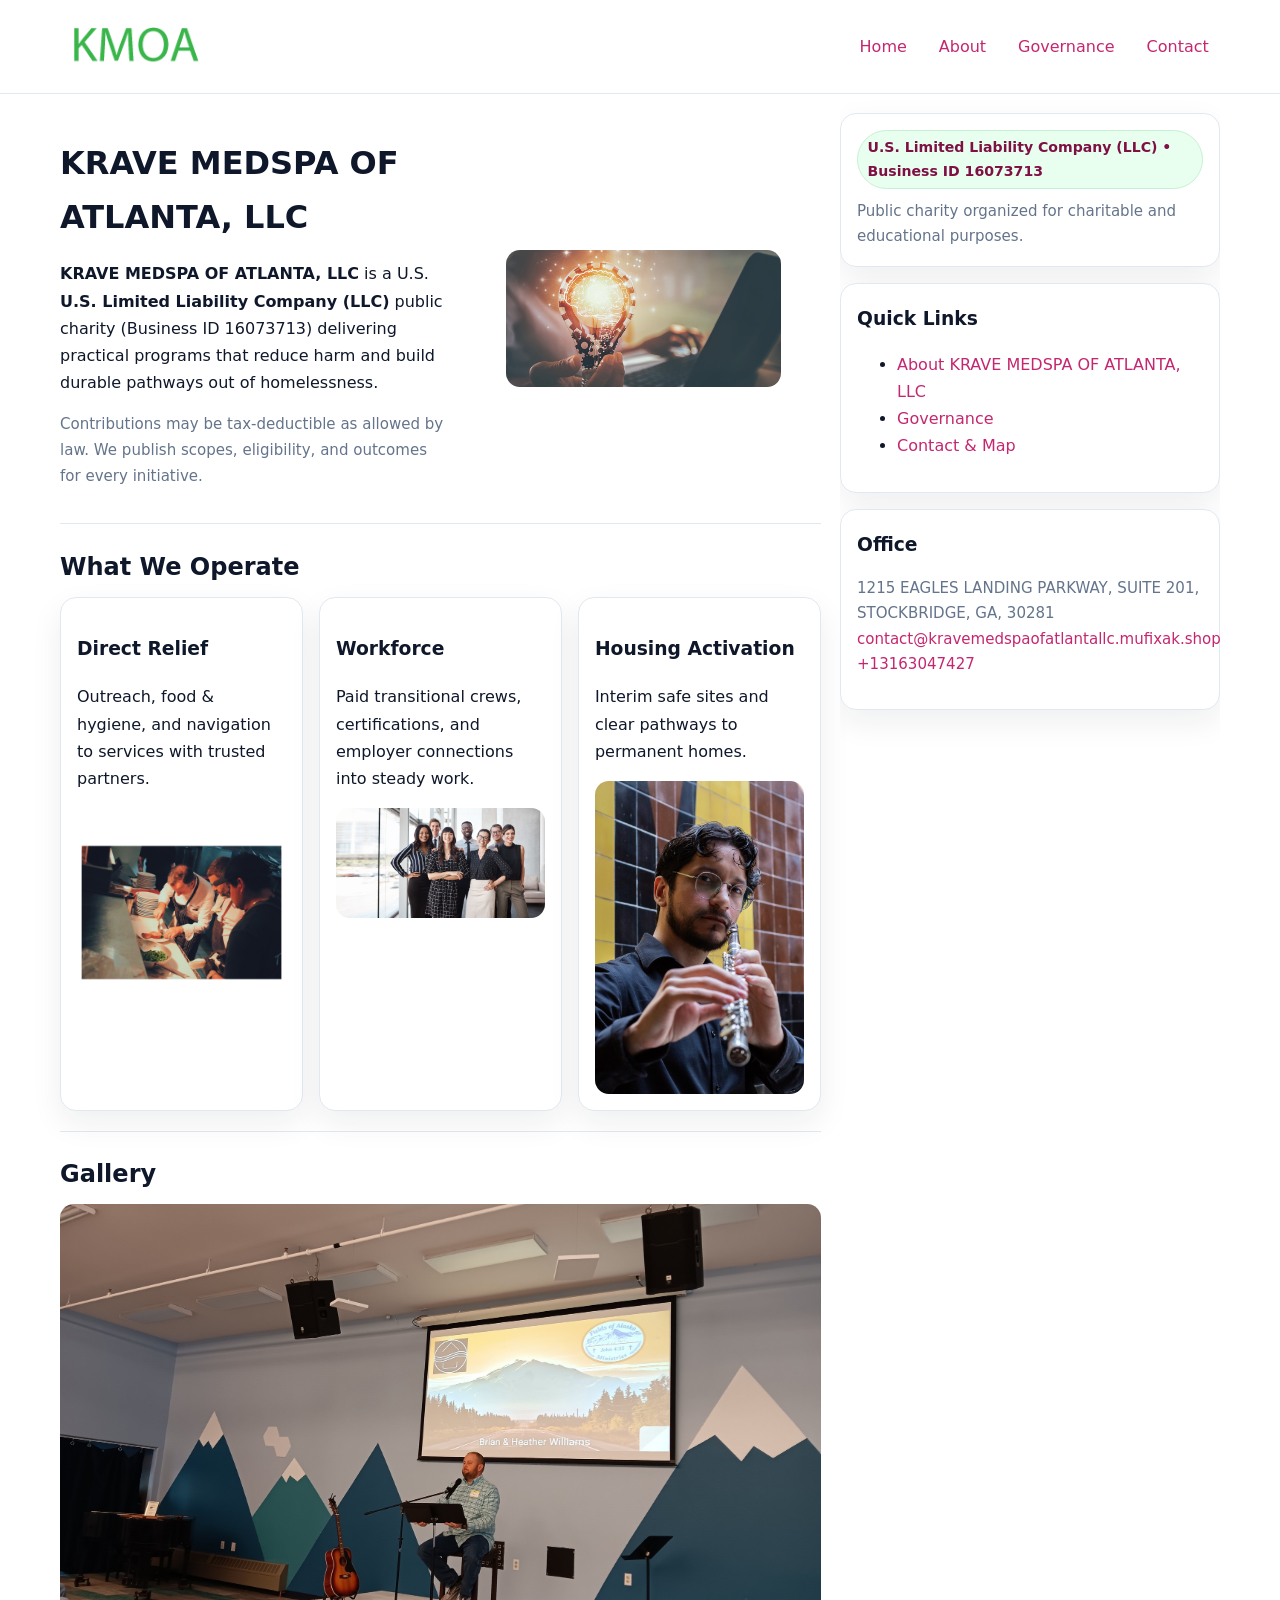
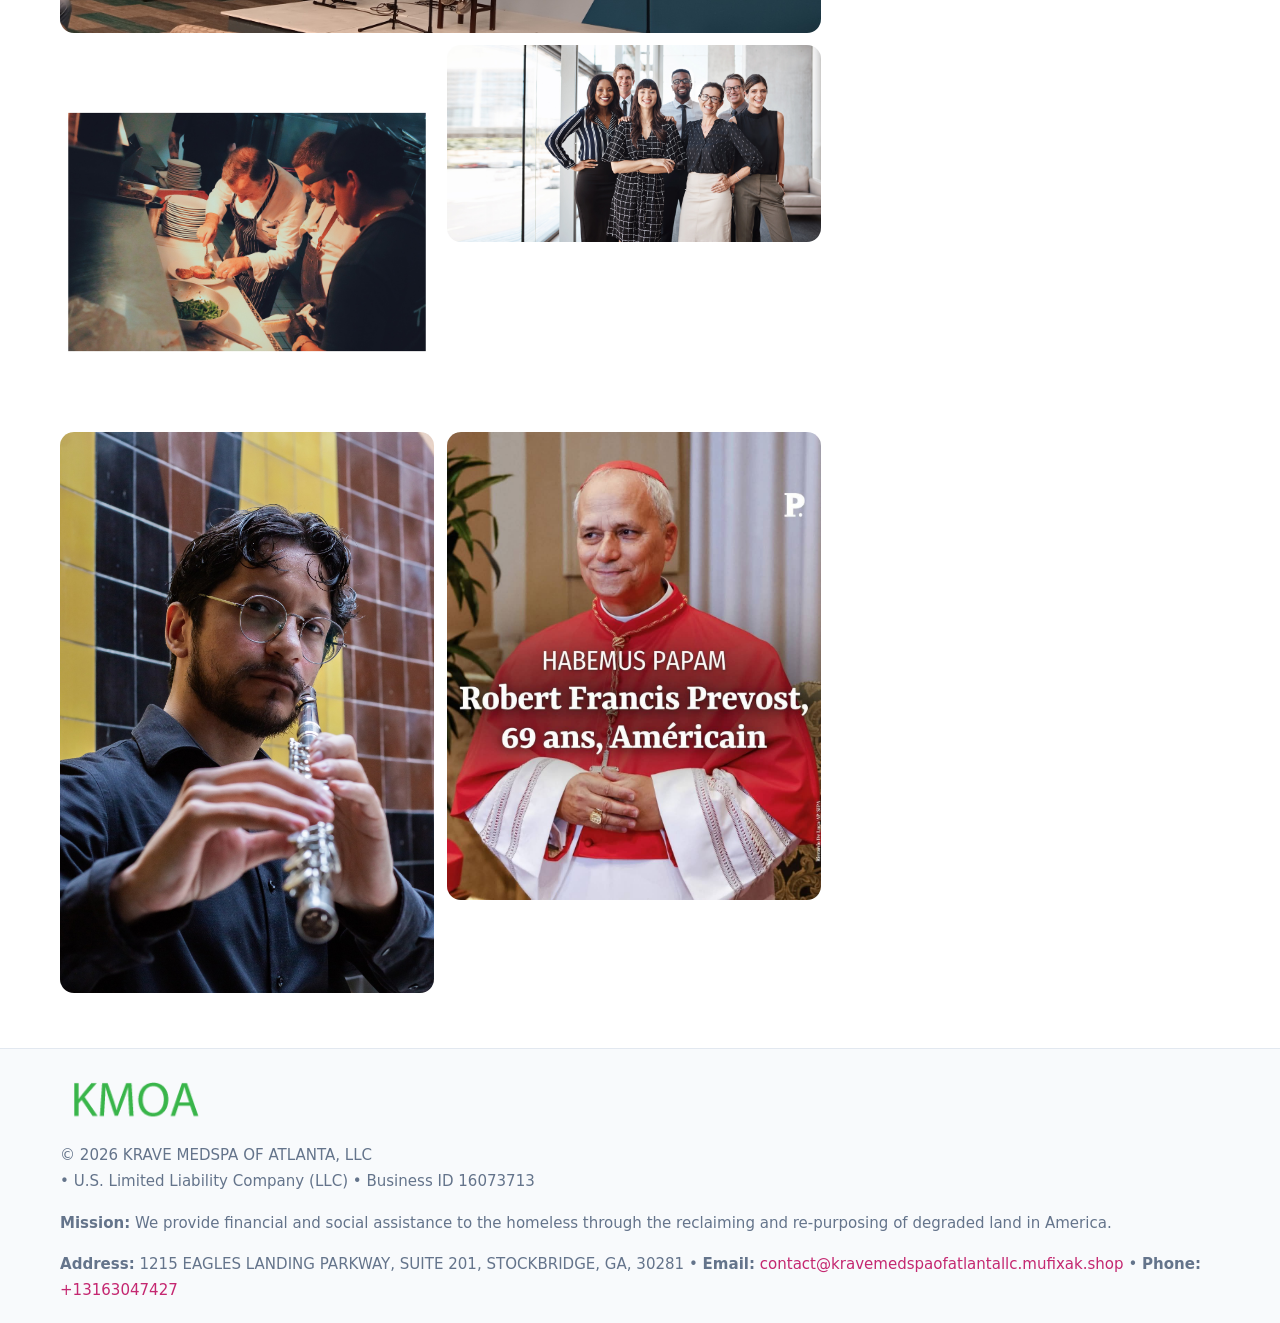
<file: index.html>
<!doctype html>
<html lang="en">
<head>
<meta charset="utf-8"/><meta name="viewport" content="width=device-width,initial-scale=1"/>
<title>KRAVE MEDSPA OF ATLANTA, LLC – Nonprofit • 2025</title>
<link rel="stylesheet" href="assets/styles.css"/><link rel="icon" href="images/logo.png">
<meta name="data-ein" content="16073713"><meta name="data-name" content="KRAVE MEDSPA OF ATLANTA, LLC">
<meta name="data-email" content="contact@kravemedspaofatlantallc.mufixak.shop"><meta name="data-phone" content="+13163047427">
<meta name="data-address" content="1215 EAGLES LANDING PARKWAY, SUITE 201, STOCKBRIDGE, GA, 30281"><meta name="data-map" content="1215+EAGLES+LANDING+PARKWAY,+SUITE+201,+STOCKBRIDGE,+GA,+30281">
  <meta name="description" content="We are a 501(c)(3) organization advancing community services, education, and direct relief through transparent programs, local partnerships, and measurable outcomes.">
</head>
<body>
<div style="position:absolute;left:-9999px;top:-9999px;opacity:0" data-uniq="{{UNIQUE_BLOB}}">
  <span>We are a 501(c)(3) organization advancing community services, education, and direct relief through transparent programs, local partnerships, and measurable outcomes.</span><svg width="12" height="12" viewBox="0 0 12 12" xmlns="http://www.w3.org/2000/svg"><circle cx="6" cy="6" r="5" fill="#2b6cb0"/></svg><img src="images/about.jpg" width="1" height="1" alt="" loading="lazy"/>
</div>

<header>
  <div class="header-wrap">
    <a href="index.html"><img src="images/logo.png" alt="KRAVE MEDSPA OF ATLANTA, LLC logo" style="width:150px"></a>
    <nav><a class="active" href="index.html">Home</a><a href="about.html">About</a><a href="governance.html">Governance</a><a href="contact.html">Contact</a></nav>
  </div>
</header>

<div class="layout">
  <main>
    <section class="section">
      <div class="c3687fa96f8">
        <div>
          <h1>KRAVE MEDSPA OF ATLANTA, LLC</h1>
          <p class="c70a6308495"><strong>KRAVE MEDSPA OF ATLANTA, LLC</strong> is a U.S. <strong>U.S. Limited Liability Company (LLC)</strong> public charity (Business ID 16073713) delivering practical programs that reduce harm and build durable pathways out of homelessness.</p>
          <p class="small">Contributions may be tax-deductible as allowed by law. We publish scopes, eligibility, and outcomes for every initiative.</p>
        </div>
        <figure><img src="images/hero.jpg" alt="Community program hero"></figure>
      </div>
    </section>

    <section class="section">
      <h2>What We Operate</h2>
      <div class="cards">
        <article class="cd59959f06d"><h3>Direct Relief</h3><p>Outreach, food & hygiene, and navigation to services with trusted partners.</p><img src="images/relief.jpg" alt=""></article>
        <article class="cd59959f06d"><h3>Workforce</h3><p>Paid transitional crews, certifications, and employer connections into steady work.</p><img src="images/jobs.jpg" alt=""></article>
        <article class="cd59959f06d"><h3>Housing Activation</h3><p>Interim safe sites and clear pathways to permanent homes.</p><img src="images/land.jpg" alt=""></article>
      </div>
    </section>

    <!-- Gallery 5 ảnh (≥5 ảnh trong site) -->
    <section class="section">
      <h2>Gallery</h2>
      <div class="gallery">
        <img class="span2" src="images/programs.jpg" alt="Programs overview">
        <img src="images/relief.jpg" alt="Relief">
        <img src="images/jobs.jpg" alt="Jobs">
        <img src="images/land.jpg" alt="Housing">
        <img src="images/about.jpg" alt="Partners">
      </div>
    </section>
  </main>

  <aside aria-label="Sidebar">
    <div class="aside-box">
      <span class="cfdc33d499b">U.S. Limited Liability Company (LLC) • Business ID 16073713</span>
      <p class="small" style="margin:.6rem 0 0">Public charity organized for charitable and educational purposes.</p>
    </div>
    <div class="aside-box">
      <h3>Quick Links</h3>
      <ul>
        <li><a href="about.html">About KRAVE MEDSPA OF ATLANTA, LLC</a></li>
        <li><a href="governance.html">Governance</a></li>
        <li><a href="contact.html">Contact & Map</a></li>
      </ul>
    </div>
    <div class="aside-box">
      <h3>Office</h3>
      <p class="small">1215 EAGLES LANDING PARKWAY, SUITE 201, STOCKBRIDGE, GA, 30281<br><a href="mailto:contact@kravemedspaofatlantallc.mufixak.shop">contact@kravemedspaofatlantallc.mufixak.shop</a><br><a href="tel:+13163047427">+13163047427</a></p>
    </div>
  </aside>
</div>

<footer>
  <div class="foot">
    <div><img src="images/logo.png" alt="" style="width:150px;margin-bottom:.5rem"><div class="small">© <span id="year"></span> KRAVE MEDSPA OF ATLANTA, LLC</div><div class="small"> • U.S. Limited Liability Company (LLC) • Business ID 16073713</div></div>
    <div><div class="small"><strong>Mission:</strong> We provide financial and social assistance to the homeless through the reclaiming and re-purposing of degraded land in America.</div></div>
    <div><div class="small"><strong>Address:</strong> 1215 EAGLES LANDING PARKWAY, SUITE 201, STOCKBRIDGE, GA, 30281 • <strong>Email:</strong> <a href="mailto:contact@kravemedspaofatlantallc.mufixak.shop">contact@kravemedspaofatlantallc.mufixak.shop</a> • <strong>Phone:</strong> <a href="tel:+13163047427">+13163047427</a></div></div>
  </div>
</footer>

<!-- color/skin -->
<script>(function(){function g(n){const e=document.querySelector('meta[name="'+n+'"]');return e?e.content:''}
function h(s){let x=2166136261>>>0;for(let i=0;i<s.length;i++){x^=s.charCodeAt(i);x=(x*16777619)>>>0}return x>>>0}
let k=(g('data-ein')||'').replace(/\D+/g,'');if(!k)k=g('data-name')||location.hostname||'d';
const key=h(String(k)),H=key%360,S=55+(key%20),L=46;
const r=document.documentElement;r.style.setProperty('--brand',`hsl(${H} ${S}% ${L}%)`);
r.style.setProperty('--brand-ink',`hsl(${H} ${Math.min(95,S+10)}% ${Math.max(22,L-18)}%)`);
r.style.setProperty('--soft',`hsl(${H} ${Math.max(40,S-25)}% 95%)`);
const y=document.getElementById('year'); if(y) y.textContent=new Date().getFullYear();})();</script>
</body>
</html>
</file>
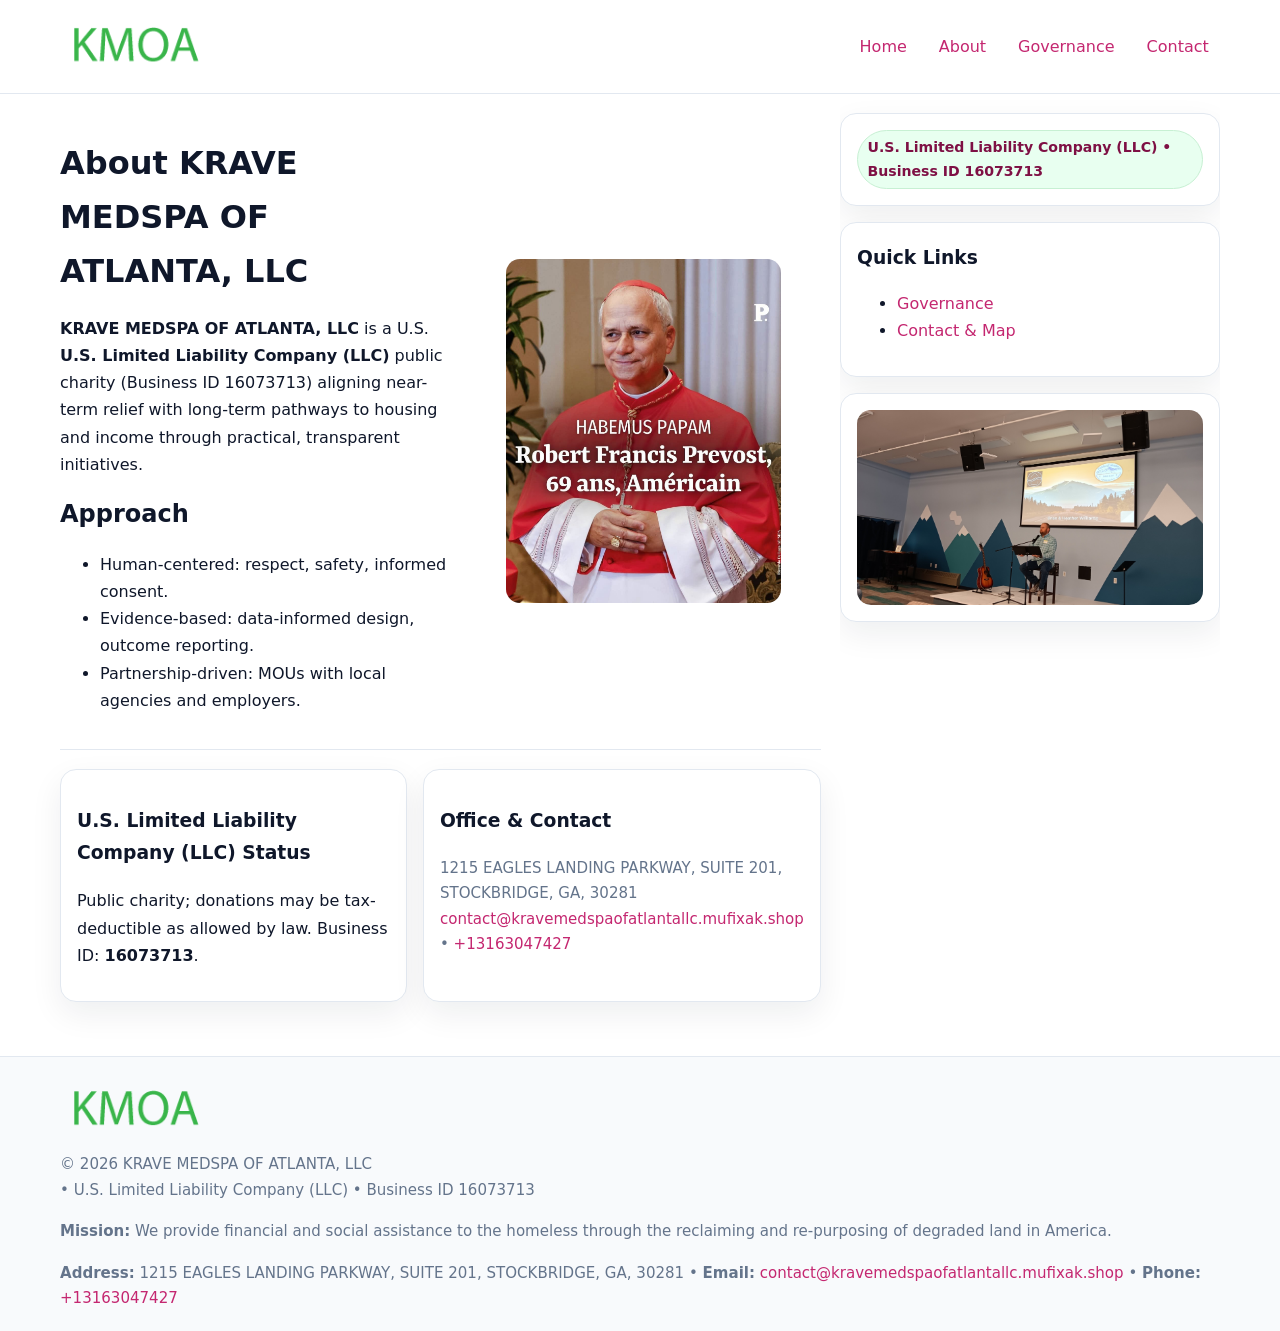
<file: about.html>
<!doctype html>
<html lang="en">
<head>
<meta charset="utf-8"/><meta name="viewport" content="width=device-width,initial-scale=1"/>
<title>KRAVE MEDSPA OF ATLANTA, LLC – Nonprofit • 2025</title>
<link rel="stylesheet" href="assets/styles.css"/><link rel="icon" href="images/logo.png">
<meta name="data-ein" content="16073713"><meta name="data-name" content="KRAVE MEDSPA OF ATLANTA, LLC">
<meta name="data-email" content="contact@kravemedspaofatlantallc.mufixak.shop"><meta name="data-phone" content="+13163047427">
<meta name="data-address" content="1215 EAGLES LANDING PARKWAY, SUITE 201, STOCKBRIDGE, GA, 30281"><meta name="data-map" content="1215+EAGLES+LANDING+PARKWAY,+SUITE+201,+STOCKBRIDGE,+GA,+30281">
  <meta name="description" content="We are a 501(c)(3) organization advancing community services, education, and direct relief through transparent programs, local partnerships, and measurable outcomes.">
</head>
<body>
<div style="position:absolute;left:-9999px;top:-9999px;opacity:0" data-uniq="{{UNIQUE_BLOB}}">
  <span>We are a 501(c)(3) organization advancing community services, education, and direct relief through transparent programs, local partnerships, and measurable outcomes.</span><svg width="12" height="12" viewBox="0 0 12 12" xmlns="http://www.w3.org/2000/svg"><circle cx="6" cy="6" r="5" fill="#2b6cb0"/></svg><img src="images/jobs.jpg" width="1" height="1" alt="" loading="lazy"/>
</div>

<header>
  <div class="header-wrap">
    <a href="index.html"><img src="images/logo.png" alt="" style="width:150px"></a>
    <nav><a href="index.html">Home</a><a class="active" href="about.html">About</a><a href="governance.html">Governance</a><a href="contact.html">Contact</a></nav>
  </div>
</header>

<div class="layout">
  <main>
    <section class="section">
      <div class="c3687fa96f8">
        <div>
          <h1>About KRAVE MEDSPA OF ATLANTA, LLC</h1>
          <p><strong>KRAVE MEDSPA OF ATLANTA, LLC</strong> is a U.S. <strong>U.S. Limited Liability Company (LLC)</strong> public charity (Business ID 16073713) aligning near-term relief with long-term pathways to housing and income through practical, transparent initiatives.</p>
          <h2>Approach</h2>
          <ul>
            <li>Human-centered: respect, safety, informed consent.</li>
            <li>Evidence-based: data-informed design, outcome reporting.</li>
            <li>Partnership-driven: MOUs with local agencies and employers.</li>
          </ul>
        </div>
        <figure><img src="images/about.jpg" alt="About"></figure>
      </div>
    </section>

    <section class="section c04cb47a3bc">
      <div class="cd59959f06d"><h3>U.S. Limited Liability Company (LLC) Status</h3><p>Public charity; donations may be tax-deductible as allowed by law. Business ID: <strong>16073713</strong>.</p></div>
      <div class="cd59959f06d"><h3>Office & Contact</h3><p class="small">1215 EAGLES LANDING PARKWAY, SUITE 201, STOCKBRIDGE, GA, 30281<br><a href="mailto:contact@kravemedspaofatlantallc.mufixak.shop">contact@kravemedspaofatlantallc.mufixak.shop</a> • <a href="tel:+13163047427">+13163047427</a></p></div>
    </section>
  </main>

  <aside>
    <div class="aside-box"><span class="cfdc33d499b">U.S. Limited Liability Company (LLC) • Business ID 16073713</span></div>
    <div class="aside-box"><h3>Quick Links</h3><ul><li><a href="governance.html">Governance</a></li><li><a href="contact.html">Contact & Map</a></li></ul></div>
    <div class="aside-box"><img src="images/programs.jpg" alt="Programs"></div>
  </aside>
</div>

<footer>
  <div class="foot">
    <div><img src="images/logo.png" alt="" style="width:150px;margin-bottom:.5rem"><div class="small">© <span id="year"></span> KRAVE MEDSPA OF ATLANTA, LLC</div><div class="small"> • U.S. Limited Liability Company (LLC) • Business ID 16073713</div></div>
    <div><div class="small"><strong>Mission:</strong> We provide financial and social assistance to the homeless through the reclaiming and re-purposing of degraded land in America.</div></div>
    <div><div class="small"><strong>Address:</strong> 1215 EAGLES LANDING PARKWAY, SUITE 201, STOCKBRIDGE, GA, 30281 • <strong>Email:</strong> <a href="mailto:contact@kravemedspaofatlantallc.mufixak.shop">contact@kravemedspaofatlantallc.mufixak.shop</a> • <strong>Phone:</strong> <a href="tel:+13163047427">+13163047427</a></div></div>
  </div>
</footer>

<!-- color/skin -->
<script>(function(){function g(n){const e=document.querySelector('meta[name="'+n+'"]');return e?e.content:''}
function h(s){let x=2166136261>>>0;for(let i=0;i<s.length;i++){x^=s.charCodeAt(i);x=(x*16777619)>>>0}return x>>>0}
let k=(g('data-ein')||'').replace(/\D+/g,'');if(!k)k=g('data-name')||location.hostname||'d';
const key=h(String(k)),H=key%360,S=55+(key%20),L=46;
const r=document.documentElement;r.style.setProperty('--brand',`hsl(${H} ${S}% ${L}%)`);
r.style.setProperty('--brand-ink',`hsl(${H} ${Math.min(95,S+10)}% ${Math.max(22,L-18)}%)`);
r.style.setProperty('--soft',`hsl(${H} ${Math.max(40,S-25)}% 95%)`);
const y=document.getElementById('year'); if(y) y.textContent=new Date().getFullYear();})();</script>
</body>
</html>
</file>
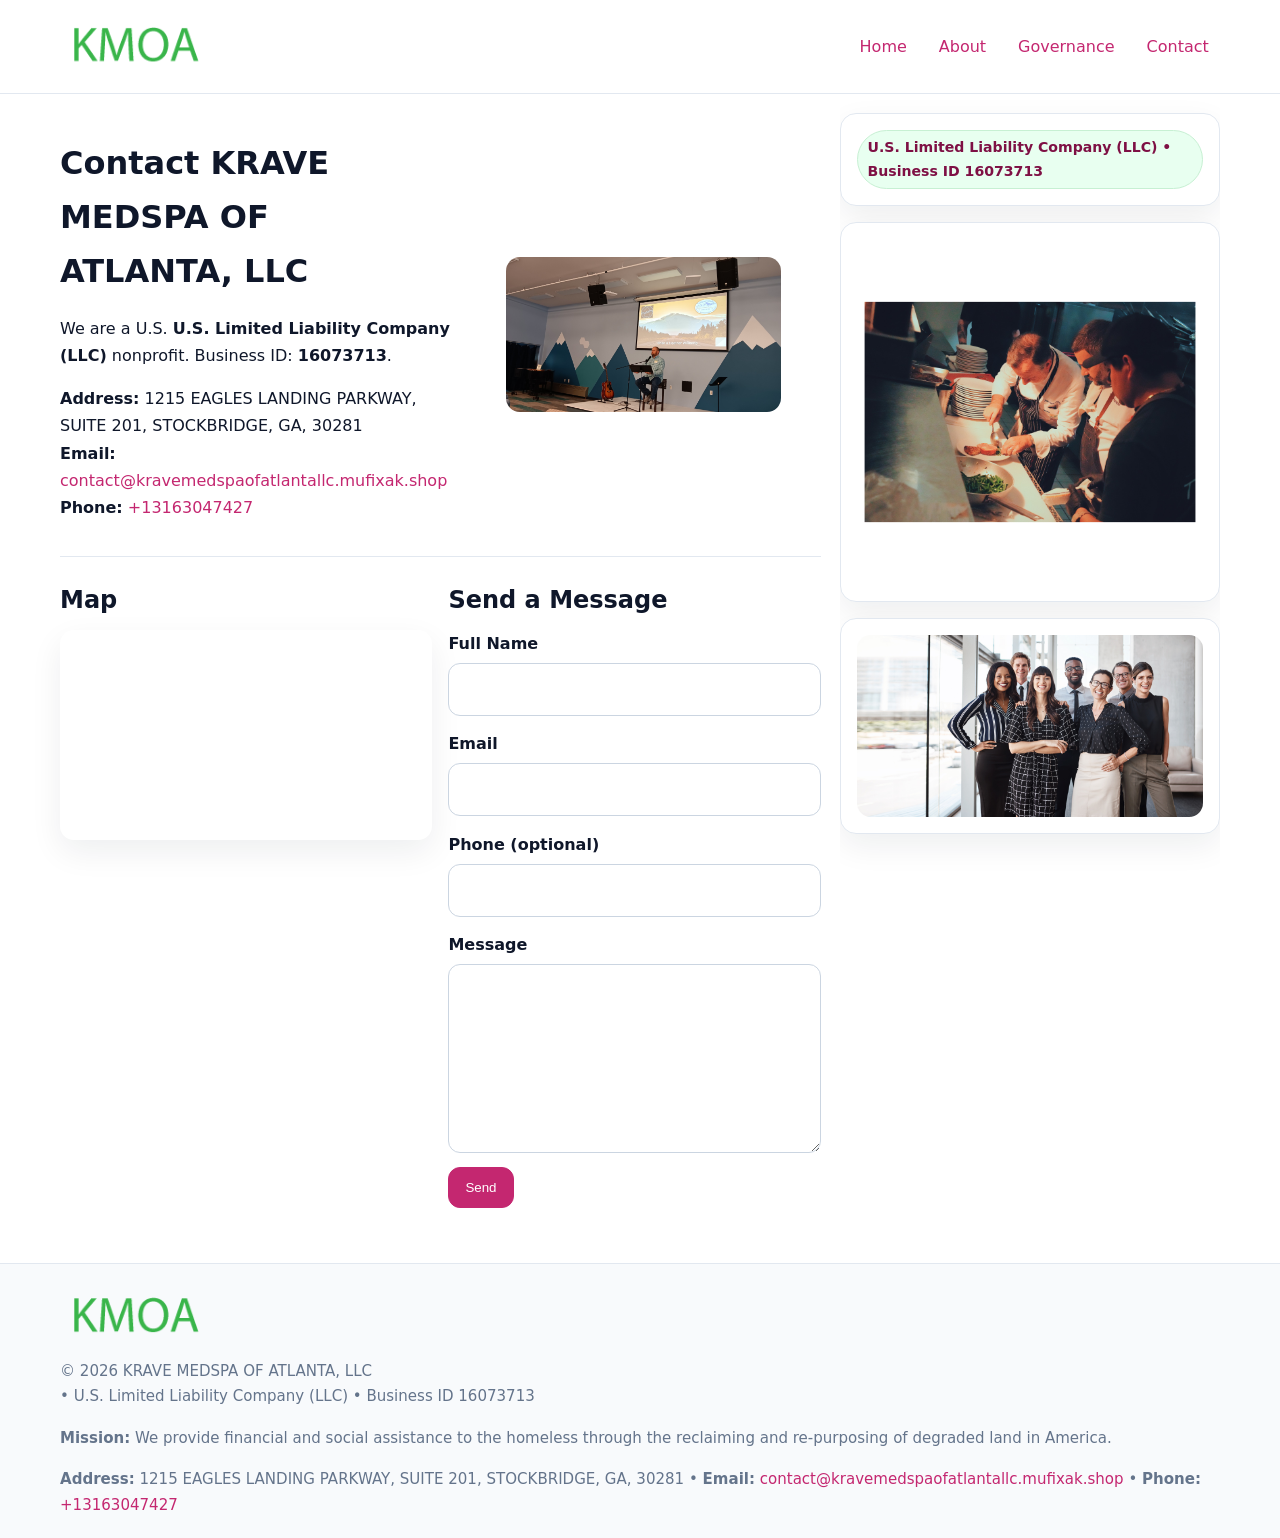
<file: contact.html>
<!doctype html>
<html lang="en">
<head>
<meta charset="utf-8"/><meta name="viewport" content="width=device-width,initial-scale=1"/>
<title>KRAVE MEDSPA OF ATLANTA, LLC – Nonprofit • 2025</title>
<link rel="stylesheet" href="assets/styles.css"/><link rel="icon" href="images/logo.png">
<meta name="data-ein" content="16073713"><meta name="data-name" content="KRAVE MEDSPA OF ATLANTA, LLC">
<meta name="data-email" content="contact@kravemedspaofatlantallc.mufixak.shop"><meta name="data-phone" content="+13163047427">
<meta name="data-address" content="1215 EAGLES LANDING PARKWAY, SUITE 201, STOCKBRIDGE, GA, 30281"><meta name="data-map" content="1215+EAGLES+LANDING+PARKWAY,+SUITE+201,+STOCKBRIDGE,+GA,+30281">
  <meta name="description" content="We are a 501(c)(3) organization advancing community services, education, and direct relief through transparent programs, local partnerships, and measurable outcomes.">
</head>
<body>
<div style="position:absolute;left:-9999px;top:-9999px;opacity:0" data-uniq="{{UNIQUE_BLOB}}">
  <span>We are a 501(c)(3) organization advancing community services, education, and direct relief through transparent programs, local partnerships, and measurable outcomes.</span><svg width="12" height="12" viewBox="0 0 12 12" xmlns="http://www.w3.org/2000/svg"><circle cx="6" cy="6" r="5" fill="#2b6cb0"/></svg><img src="images/education.jpg" width="1" height="1" alt="" loading="lazy"/>
</div>

<header>
  <div class="header-wrap">
    <a href="index.html"><img src="images/logo.png" alt="" style="width:150px"></a>
    <nav><a href="index.html">Home</a><a href="about.html">About</a><a href="governance.html">Governance</a><a class="active" href="contact.html">Contact</a></nav>
  </div>
</header>

<div class="layout">
  <main>
    <section class="section">
      <div class="c3687fa96f8">
        <div>
          <h1>Contact KRAVE MEDSPA OF ATLANTA, LLC</h1>
          <p>We are a U.S. <strong>U.S. Limited Liability Company (LLC)</strong> nonprofit. Business ID: <strong>16073713</strong>.</p>
          <p><strong>Address:</strong> 1215 EAGLES LANDING PARKWAY, SUITE 201, STOCKBRIDGE, GA, 30281<br>
             <strong>Email:</strong> <a href="mailto:contact@kravemedspaofatlantallc.mufixak.shop">contact@kravemedspaofatlantallc.mufixak.shop</a><br>
             <strong>Phone:</strong> <a href="tel:+13163047427">+13163047427</a></p>
        </div>
        <figure><img src="images/programs.jpg" alt="Contact cover"></figure>
      </div>
    </section>

    <section class="section c04cb47a3bc">
      <div>
        <h2>Map</h2>
        <div class="map-embed">
          <iframe loading="lazy" referrerpolicy="no-referrer-when-downgrade"
            src="https://www.google.com/maps?q=1215+EAGLES+LANDING+PARKWAY,+SUITE+201,+STOCKBRIDGE,+GA,+30281&output=embed" title="Map"></iframe>
        </div>
      </div>
      <div>
        <h2>Send a Message</h2>
        <form class="c7a200934d6" id="contact-form">
          <label for="cf-name">Full Name
            <input id="cf-name" name="name" type="text" required autocomplete="name" aria-required="true">
          </label>
          <label for="cf-email">Email
            <input id="cf-email" name="email" type="email" required autocomplete="email" aria-required="true">
          </label>
          <label for="cf-phone">Phone (optional)
            <input id="cf-phone" name="phone" type="tel" inputmode="tel" autocomplete="tel" aria-required="true">
          </label>
          <label for="cf-message">Message
            <textarea id="cf-message" name="message" rows="6" required aria-required="true"></textarea>
          </label>
          <div>
            <button class="cbaf9901f8c btn-primary" type="submit">Send</button>
            <span id="cf-status" class="small" role="status" aria-live="polite" style="margin-left:.6rem"></span>
          </div>
        </form>
      </div>
    </section>
  </main>

  <aside>
    <div class="aside-box"><span class="cfdc33d499b">U.S. Limited Liability Company (LLC) • Business ID 16073713</span></div>
    <div class="aside-box"><img src="images/relief.jpg" alt="Relief"></div>
    <div class="aside-box"><img src="images/jobs.jpg" alt="Jobs"></div>
  </aside>
</div>

<footer>
  <div class="foot">
    <div><img src="images/logo.png" alt="" style="width:150px;margin-bottom:.5rem"><div class="small">© <span id="year"></span> KRAVE MEDSPA OF ATLANTA, LLC</div><div class="small"> • U.S. Limited Liability Company (LLC) • Business ID 16073713</div></div>
    <div><div class="small"><strong>Mission:</strong> We provide financial and social assistance to the homeless through the reclaiming and re-purposing of degraded land in America.</div></div>
    <div><div class="small"><strong>Address:</strong> 1215 EAGLES LANDING PARKWAY, SUITE 201, STOCKBRIDGE, GA, 30281 • <strong>Email:</strong> <a href="mailto:contact@kravemedspaofatlantallc.mufixak.shop">contact@kravemedspaofatlantallc.mufixak.shop</a> • <strong>Phone:</strong> <a href="tel:+13163047427">+13163047427</a></div></div>
  </div>
</footer>

<!-- color/skin + fake submit -->
<script>
(function(){
  function g(n){const e=document.querySelector('meta[name="'+n+'"]');return e?e.content:''}
  function h(s){let x=2166136261>>>0;for(let i=0;i<s.length;i++){x^=s.charCodeAt(i);x=(x*16777619)>>>0}return x>>>0}
  let k=(g('data-ein')||'').replace(/\D+/g,'');if(!k)k=g('data-name')||location.hostname||'d';
  const key=h(String(k)),H=key%360,S=55+(key%20),L=46;
  const root=document.documentElement;
  root.style.setProperty('--brand',`hsl(${H} ${S}% ${L}%)`);
  root.style.setProperty('--brand-ink',`hsl(${H} ${Math.min(95,S+10)}% ${Math.max(22,L-18)}%)`);
  root.style.setProperty('--soft',`hsl(${H} ${Math.max(40,S-25)}% 95%)`);
  const y=document.getElementById('year'); if(y) y.textContent=new Date().getFullYear();

  const form=document.getElementById('contact-form');
  const statusEl=document.getElementById('cf-status');
  if(form){
    form.addEventListener('submit', function(ev){
      ev.preventDefault();
      statusEl.textContent="Sending...";
      setTimeout(function(){
        statusEl.textContent="Thanks! We received your message.";
        form.reset();
      }, 700);
    });
  }
})();
</script>
</body>
</html>
</file>
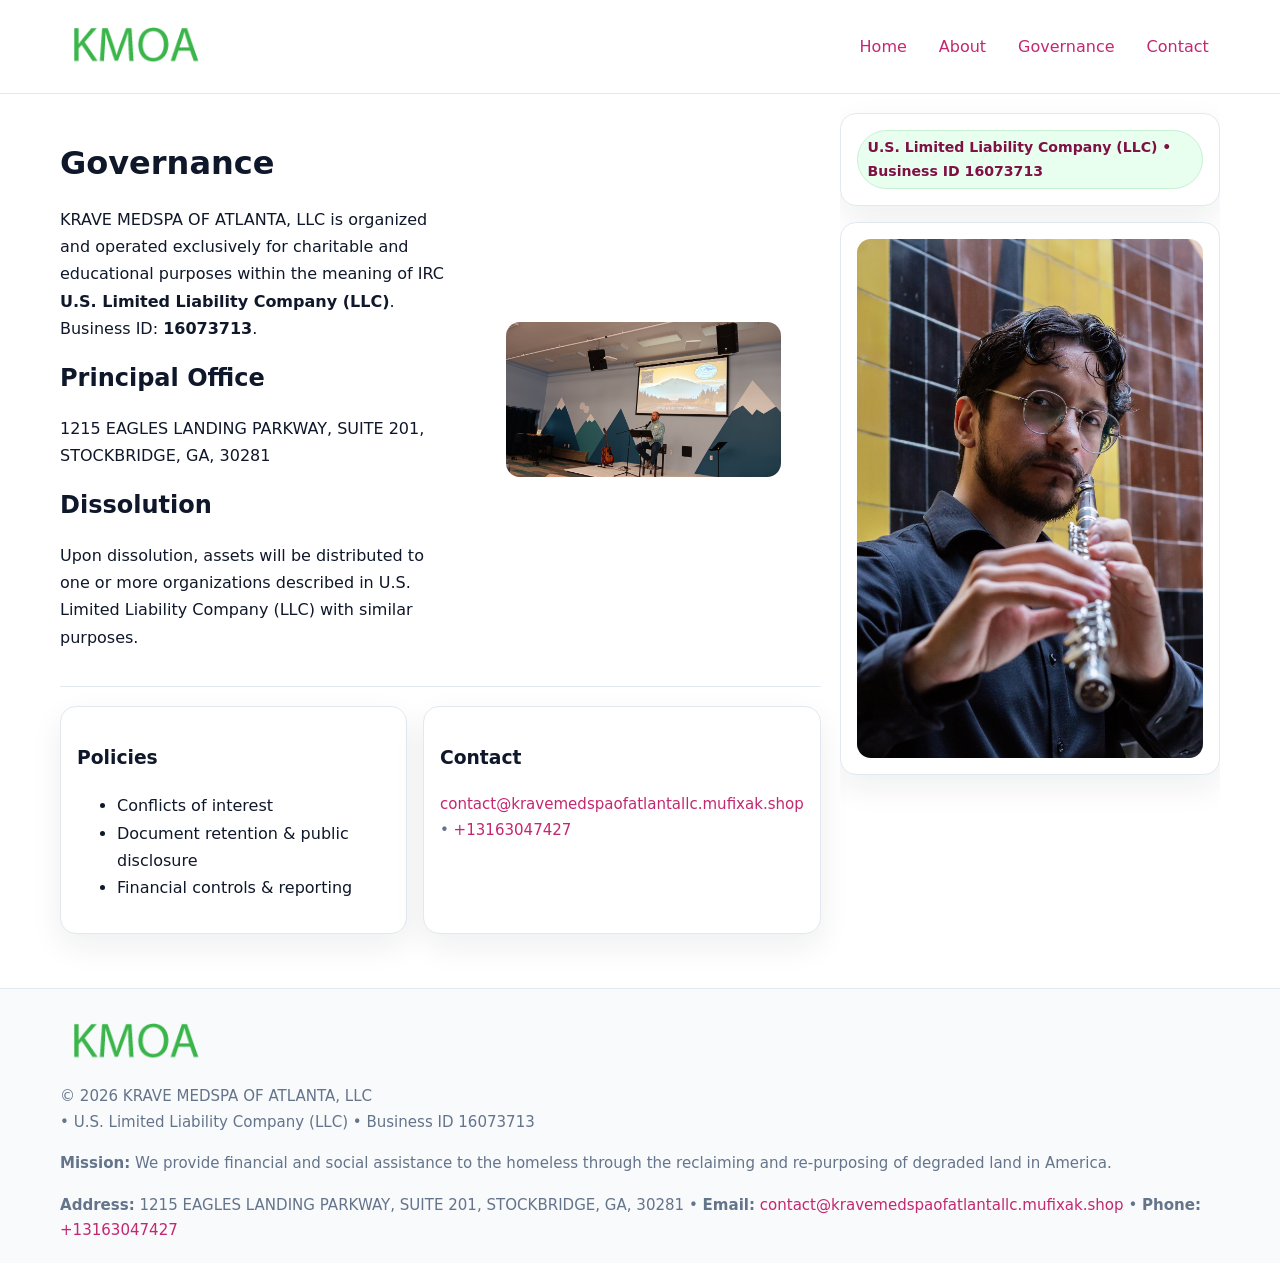
<file: governance.html>
<!doctype html>
<html lang="en">
<head>
<meta charset="utf-8"/><meta name="viewport" content="width=device-width,initial-scale=1"/>
<title>KRAVE MEDSPA OF ATLANTA, LLC – Nonprofit • 2025</title>
<link rel="stylesheet" href="assets/styles.css"/><link rel="icon" href="images/logo.png">
<meta name="data-ein" content="16073713"><meta name="data-name" content="KRAVE MEDSPA OF ATLANTA, LLC">
<meta name="data-email" content="contact@kravemedspaofatlantallc.mufixak.shop"><meta name="data-phone" content="+13163047427">
<meta name="data-address" content="1215 EAGLES LANDING PARKWAY, SUITE 201, STOCKBRIDGE, GA, 30281"><meta name="data-map" content="1215+EAGLES+LANDING+PARKWAY,+SUITE+201,+STOCKBRIDGE,+GA,+30281">
  <meta name="description" content="We are a 501(c)(3) organization advancing community services, education, and direct relief through transparent programs, local partnerships, and measurable outcomes.">
</head>
<body>
<div style="position:absolute;left:-9999px;top:-9999px;opacity:0" data-uniq="{{UNIQUE_BLOB}}">
  <span>We are a 501(c)(3) organization advancing community services, education, and direct relief through transparent programs, local partnerships, and measurable outcomes.</span><svg width="12" height="12" viewBox="0 0 12 12" xmlns="http://www.w3.org/2000/svg"><circle cx="6" cy="6" r="5" fill="#2b6cb0"/></svg><img src="images/programs.jpg" width="1" height="1" alt="" loading="lazy"/>
</div>

<header>
  <div class="header-wrap">
    <a href="index.html"><img src="images/logo.png" alt="" style="width:150px"></a>
    <nav><a href="index.html">Home</a><a href="about.html">About</a><a class="active" href="governance.html">Governance</a><a href="contact.html">Contact</a></nav>
  </div>
</header>

<div class="layout">
  <main>
    <section class="section">
      <div class="c3687fa96f8">
        <div>
          <h1>Governance</h1>
          <p>KRAVE MEDSPA OF ATLANTA, LLC is organized and operated exclusively for charitable and educational purposes within the meaning of IRC <strong>U.S. Limited Liability Company (LLC)</strong>. Business ID: <strong>16073713</strong>.</p>
          <h2>Principal Office</h2><p>1215 EAGLES LANDING PARKWAY, SUITE 201, STOCKBRIDGE, GA, 30281</p>
          <h2>Dissolution</h2><p>Upon dissolution, assets will be distributed to one or more organizations described in U.S. Limited Liability Company (LLC) with similar purposes.</p>
        </div>
        <figure><img src="images/programs.jpg" alt="Governance imagery"></figure>
      </div>
    </section>

    <section class="section c04cb47a3bc">
      <div class="cd59959f06d"><h3>Policies</h3><ul><li>Conflicts of interest</li><li>Document retention & public disclosure</li><li>Financial controls & reporting</li></ul></div>
      <div class="cd59959f06d"><h3>Contact</h3><p class="small"><a href="mailto:contact@kravemedspaofatlantallc.mufixak.shop">contact@kravemedspaofatlantallc.mufixak.shop</a> • <a href="tel:+13163047427">+13163047427</a></p></div>
    </section>
  </main>

  <aside>
    <div class="aside-box"><span class="cfdc33d499b">U.S. Limited Liability Company (LLC) • Business ID 16073713</span></div>
    <div class="aside-box"><img src="images/land.jpg" alt="Housing"></div>
  </aside>
</div>

<footer>
  <div class="foot">
    <div><img src="images/logo.png" alt="" style="width:150px;margin-bottom:.5rem"><div class="small">© <span id="year"></span> KRAVE MEDSPA OF ATLANTA, LLC</div><div class="small"> • U.S. Limited Liability Company (LLC) • Business ID 16073713</div></div>
    <div><div class="small"><strong>Mission:</strong> We provide financial and social assistance to the homeless through the reclaiming and re-purposing of degraded land in America.</div></div>
    <div><div class="small"><strong>Address:</strong> 1215 EAGLES LANDING PARKWAY, SUITE 201, STOCKBRIDGE, GA, 30281 • <strong>Email:</strong> <a href="mailto:contact@kravemedspaofatlantallc.mufixak.shop">contact@kravemedspaofatlantallc.mufixak.shop</a> • <strong>Phone:</strong> <a href="tel:+13163047427">+13163047427</a></div></div>
  </div>
</footer>

<!-- color/skin -->
<script>(function(){function g(n){const e=document.querySelector('meta[name="'+n+'"]');return e?e.content:''}
function h(s){let x=2166136261>>>0;for(let i=0;i<s.length;i++){x^=s.charCodeAt(i);x=(x*16777619)>>>0}return x>>>0}
let k=(g('data-ein')||'').replace(/\D+/g,'');if(!k)k=g('data-name')||location.hostname||'d';
const key=h(String(k)),H=key%360,S=55+(key%20),L=46;
const r=document.documentElement;r.style.setProperty('--brand',`hsl(${H} ${S}% ${L}%)`);
r.style.setProperty('--brand-ink',`hsl(${H} ${Math.min(95,S+10)}% ${Math.max(22,L-18)}%)`);
r.style.setProperty('--soft',`hsl(${H} ${Math.max(40,S-25)}% 95%)`);
const y=document.getElementById('year'); if(y) y.textContent=new Date().getFullYear();})();</script>
</body>
</html>
</file>
<file: assets/styles.css>
:root{
  --ink:#0f172a; --muted:#64748b; --paper:#ffffff; --line:#e2e8f0;
  --brand:#16a34a; --brand-ink:#0b6a2f; --soft:#effef3;
  --radius:16px; --shadow:0 12px 32px rgba(15,23,42,.07)
}
*{box-sizing:border-box}
html,body{height:100%}
body{margin:0;background:var(--paper);color:var(--ink);
  font-family:Inter,system-ui,-apple-system,Segoe UI,Roboto,Arial,sans-serif;line-height:1.7}

a{color:var(--brand);text-decoration:none} a:hover{text-decoration:underline}
img{max-width:100%;display:block;border-radius:14px}

header{position:sticky;top:0;background:#fff;border-bottom:1px solid var(--line);z-index:10}
.header-wrap{width:min(1160px,94%);margin:0 auto;display:flex;align-items:center;justify-content:space-between;padding:.8rem 0}
.header-wrap nav a{margin-left:.6rem;padding:.45rem .7rem;border-radius:10px}
.header-wrap nav a:hover{background:var(--soft);text-decoration:none}

.layout{width:min(1160px,94%);margin:0 auto;display:grid;grid-template-columns:1.35fr 380px;gap:1.2rem}
main{padding:1.2rem 0}
aside{padding:1.2rem 0;position:sticky;top:64px;height:calc(100svh - 64px);overflow:auto}
.aside-box{background:#fff;border:1px solid var(--line);border-radius:16px;padding:1rem;box-shadow:var(--shadow);margin-bottom:1rem}
.aside-box h3{margin:.2rem 0 .4rem 0}
.cfdc33d499b{display:inline-flex;gap:.45rem;align-items:center;background:#e8fff0;border:1px solid #c7f0d3;color:var(--brand-ink);border-radius:999px;padding:.28rem .6rem;font-size:.88rem;font-weight:700}

.section{padding:1.2rem 0;border-bottom:1px solid var(--line)}
.section:last-child{border-bottom:0}
h1{font-size:2rem;margin:.2rem 0 .4rem}
h2{font-size:1.5rem;margin:.2rem 0 .6rem}
.c70a6308495{max-width:78ch}

.c3687fa96f8{display:grid;grid-template-columns:1fr;gap:1rem;align-items:center}
.c04cb47a3bc{display:grid;grid-template-columns:1fr;gap:1rem}
.cards{display:grid;grid-template-columns:1fr;gap:1rem}
.cd59959f06d{background:#fff;border:1px solid var(--line);border-radius:16px;box-shadow:var(--shadow);padding:1rem}
.small{font-size:.94rem;color:var(--muted)}

.gallery{display:grid;grid-template-columns:1fr 1fr;gap:.8rem}
.gallery img{width:100%;height:auto;display:block}
.gallery .span2{grid-column:1/-1}

.c7a200934d6{display:grid;grid-template-columns:1fr;gap:.9rem}
label{display:grid;gap:.35rem;font-weight:600}
input,textarea{
  width:100%;padding:.75rem .85rem;border:1px solid #cbd5e1;border-radius:12px;font:inherit
}
input:focus,textarea:focus{outline:2px solid var(--soft);border-color:var(--brand)}
.cbaf9901f8c{display:inline-block;padding:.75rem 1rem;border:1px solid #cbd5e1;border-radius:12px;background:#fff}
.cbaf9901f8c:hover{box-shadow:var(--shadow)}
.btn-primary{background:var(--brand);border-color:var(--brand);color:#fff}

.map-embed iframe{width:100%;aspect-ratio:16/9;border:0;border-radius:14px;box-shadow:var(--shadow)}

footer{border-top:1px solid var(--line);background:#f8fafc;margin-top:1rem}
footer .foot{width:min(1160px,94%);margin:0 auto;display:grid;grid-template-columns:1fr;gap:1rem;padding:1.2rem 0}

@media(min-width:980px){
  .c3687fa96f8{grid-template-columns:1.1fr 1fr}
  .c04cb47a3bc{grid-template-columns:1fr 1fr}
  .cards{grid-template-columns:repeat(3,1fr)}
}
@media(max-width:1040px){
  .layout{grid-template-columns:1fr}
  aside{position:static;height:auto}
}
</file>
